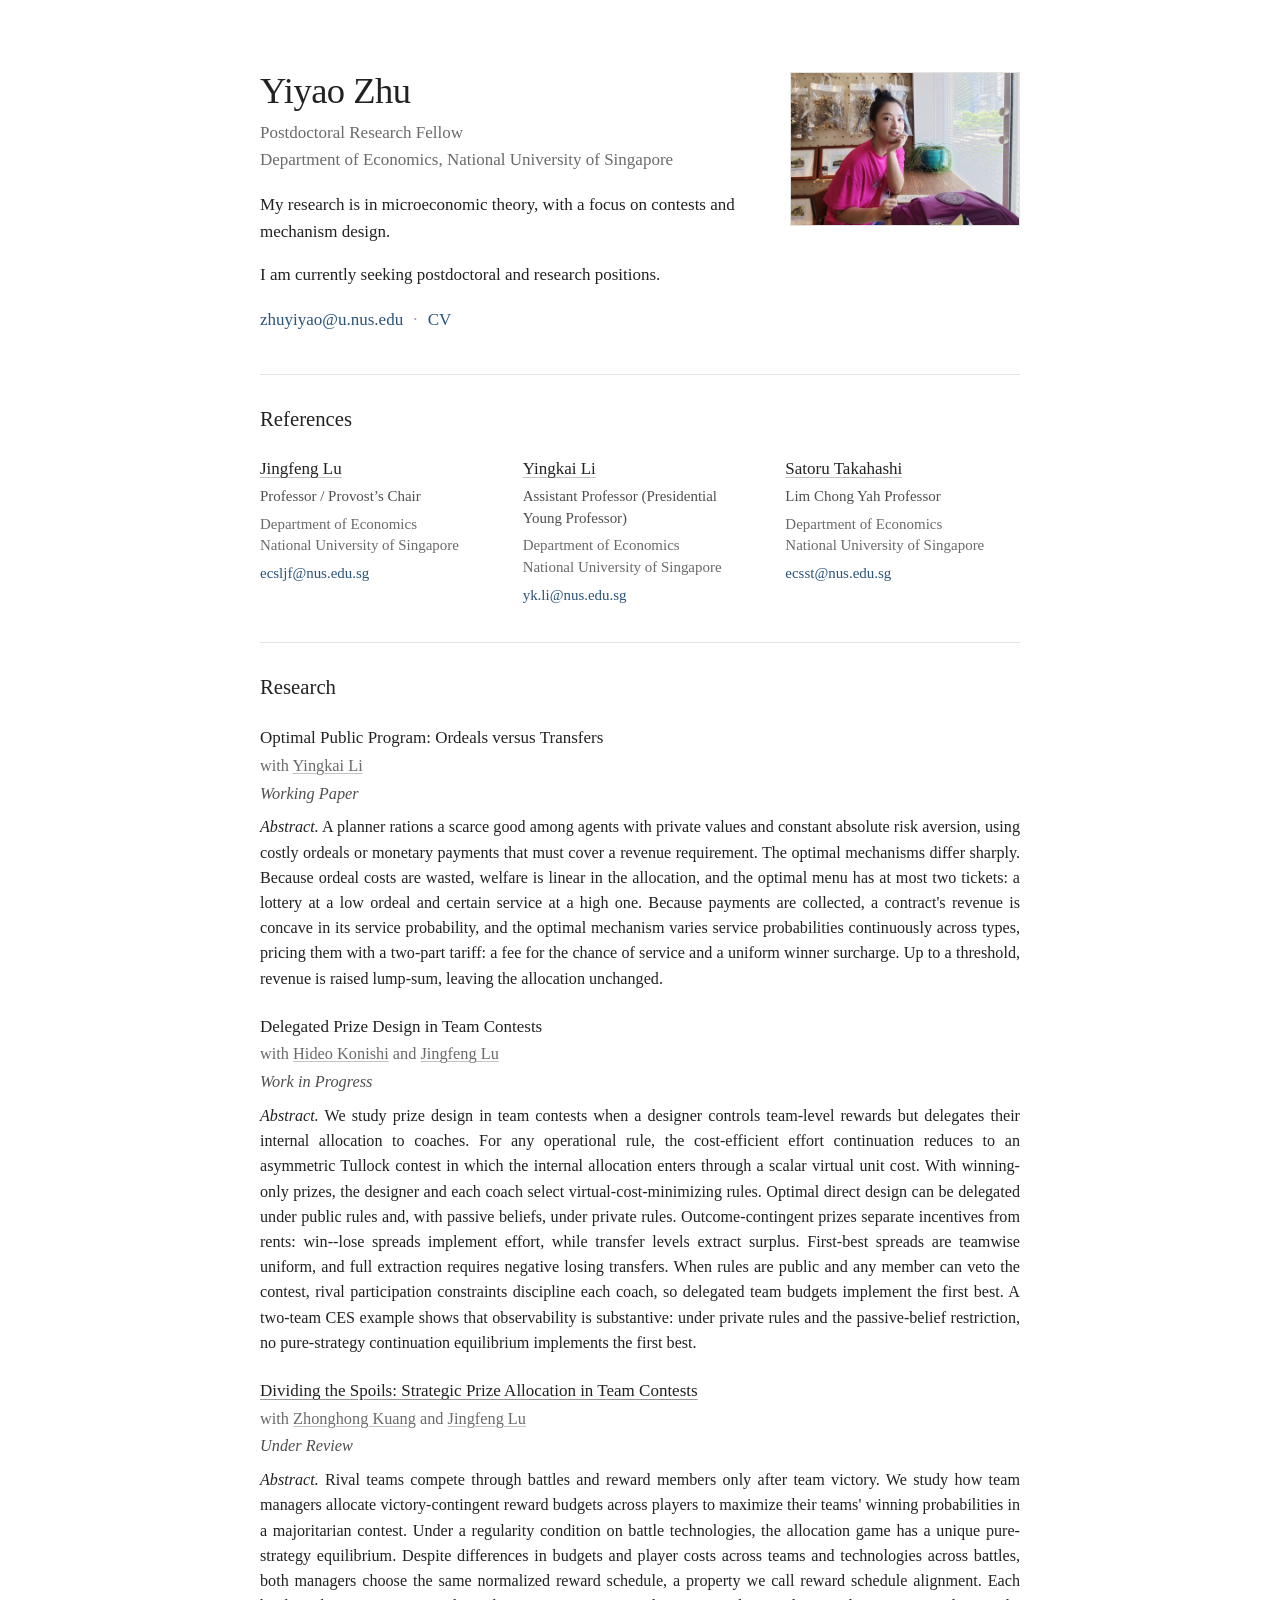
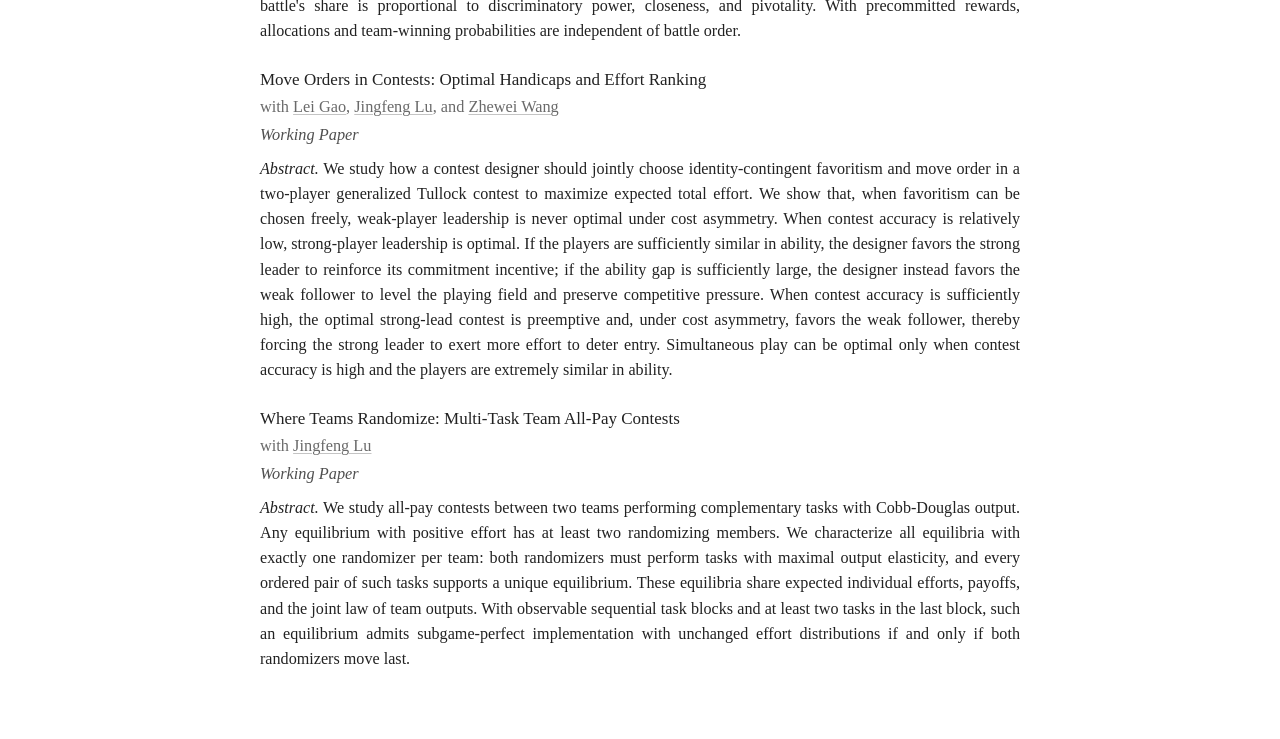
<file: index.html>
<!doctype html>
<html lang="en">
<head>
  <meta charset="utf-8">
  <meta name="viewport" content="width=device-width, initial-scale=1">
  <meta name="robots" content="noindex,nofollow,noarchive">
  <meta name="description" content="Yiyao Zhu — Economics">
  <title>Yiyao Zhu</title>
  <link rel="stylesheet" href="style.css">
</head>

<body>
  <main class="page">

    <header class="header">
      <div class="bio">
        <h1>Yiyao Zhu</h1>

        <p class="position">
          Postdoctoral Research Fellow<br>
          <a class="position-link" href="https://fass.nus.edu.sg/ecs/" target="_blank" rel="noopener">Department of Economics</a>,
          <a class="position-link" href="https://www.nus.edu.sg/" target="_blank" rel="noopener">National University of Singapore</a>
        </p>

        <p>
          My research is in microeconomic theory, with a focus on contests and mechanism design.
        </p>

        <p class="availability">
          I am currently seeking postdoctoral and research positions.
        </p>

        <p class="links">
          <a href="mailto:zhuyiyao@u.nus.edu">zhuyiyao@u.nus.edu</a>
          <span>·</span>
          <a href="Yiyao_Zhu_CV.pdf">CV</a>
        </p>
      </div>

      <div class="photo-side">
        <img class="photo-right" src="photo.jpg" alt="Yiyao Zhu">
      </div>
    </header>

    <section class="references" aria-labelledby="references-heading">
      <h2 id="references-heading">References</h2>

      <div class="reference-grid">
        <article class="reference">
          <h3>
            <a href="https://lujingfeng.weebly.com/" target="_blank" rel="noopener">Jingfeng Lu</a>
          </h3>
          <p class="reference-title">Professor / Provost’s Chair</p>
          <p class="reference-affiliation">
            Department of Economics<br>
            National University of Singapore
          </p>
          <p class="reference-email"><a href="mailto:ecsljf@nus.edu.sg">ecsljf@nus.edu.sg</a></p>
        </article>

        <article class="reference">
          <h3>
            <a href="https://yingkai-li.github.io/" target="_blank" rel="noopener">Yingkai Li</a>
          </h3>
          <p class="reference-title">Assistant Professor (Presidential Young Professor)</p>
          <p class="reference-affiliation">
            Department of Economics<br>
            National University of Singapore
          </p>
          <p class="reference-email"><a href="mailto:yk.li@nus.edu.sg">yk.li@nus.edu.sg</a></p>
        </article>

        <article class="reference">
          <h3>
            <a href="https://discovery.nus.edu.sg/3608-satoru-takahashi" target="_blank" rel="noopener">Satoru Takahashi</a>
          </h3>
          <p class="reference-title">Lim Chong Yah Professor</p>
          <p class="reference-affiliation">
            Department of Economics<br>
            National University of Singapore
          </p>
          <p class="reference-email"><a href="mailto:ecsst@nus.edu.sg">ecsst@nus.edu.sg</a></p>
        </article>
      </div>
    </section>

    <section class="research">
      <h2>Research</h2>

      <article class="paper">
        <h3>Optimal Public Program: Ordeals versus Transfers</h3>
        <p class="coauthors">with <a class="coauthor-link" href="https://yingkai-li.github.io/" target="_blank" rel="noopener">Yingkai Li</a></p>
        <p class="status">Working Paper</p>
        <p class="abstract"><span class="abstract-label">Abstract.</span>
          A planner rations a scarce good among agents with private values and constant absolute risk aversion, using costly ordeals or monetary payments that must cover a revenue requirement. The optimal mechanisms differ sharply. Because ordeal costs are wasted, welfare is linear in the allocation, and the optimal menu has at most two tickets: a lottery at a low ordeal and certain service at a high one. Because payments are collected, a contract's revenue is concave in its service probability, and the optimal mechanism varies service probabilities continuously across types, pricing them with a two-part tariff: a fee for the chance of service and a uniform winner surcharge. Up to a threshold, revenue is raised lump-sum, leaving the allocation unchanged. 
        </p>
      </article>

      <article class="paper">
        <h3>Delegated Prize Design in Team Contests</h3>
        <p class="coauthors">with <a class="coauthor-link" href="https://sites.google.com/a/bc.edu/hideo-konishi/" target="_blank" rel="noopener">Hideo Konishi</a> and <a class="coauthor-link" href="https://lujingfeng.weebly.com/" target="_blank" rel="noopener">Jingfeng Lu</a></p>
        <p class="status">Work in Progress</p>
        <p class="abstract"><span class="abstract-label">Abstract.</span>
          We study prize design in team contests when a designer controls team-level rewards but delegates their internal allocation to coaches. For any operational rule, the cost-efficient effort continuation reduces to an asymmetric Tullock contest in which the internal allocation enters through a scalar virtual unit cost. With winning-only prizes, the designer and each coach select virtual-cost-minimizing rules. Optimal direct design can be delegated under public rules and, with passive beliefs, under private rules. Outcome-contingent prizes separate incentives from rents: win--lose spreads implement effort, while transfer levels extract surplus. First-best spreads are teamwise uniform, and full extraction requires negative losing transfers. When rules are public and any member can veto the contest, rival participation constraints discipline each coach, so delegated team budgets implement the first best. A two-team CES example shows that observability is substantive: under private rules and the passive-belief restriction, no pure-strategy continuation equilibrium implements the first best.
        </p>
      </article>

      <article class="paper">
        <h3>
          <a class="paper-link" href="https://arxiv.org/pdf/2605.25349" target="_blank" rel="noopener">
            Dividing the Spoils: Strategic Prize Allocation in Team Contests
          </a>
        </h3>
        <p class="coauthors">with <a class="coauthor-link" href="https://zhkuang.weebly.com/" target="_blank" rel="noopener">Zhonghong Kuang</a> and <a class="coauthor-link" href="https://lujingfeng.weebly.com/" target="_blank" rel="noopener">Jingfeng Lu</a></p>
        <p class="status">Under Review</p>
        <p class="abstract"><span class="abstract-label">Abstract.</span>
          Rival teams compete through battles and reward members only after team victory.
          We study how team managers allocate victory-contingent reward budgets across players to maximize their teams' winning probabilities in a majoritarian contest.
          Under a regularity condition on battle technologies, the allocation game has a unique pure-strategy equilibrium.
          Despite differences in budgets and player costs across teams and technologies across battles, both managers choose the same normalized reward schedule, a property we call reward schedule alignment.
          Each battle's share is proportional to discriminatory power, closeness, and pivotality.
          With precommitted rewards, allocations and team-winning probabilities are independent of battle order.
        </p>
      </article>

      <article class="paper">
        <h3>Move Orders in Contests: Optimal Handicaps and Effort Ranking</h3>
        <p class="coauthors">with <a class="coauthor-link" href="https://faculty.sdu.edu.cn/gaolei4/en/index.htm" target="_blank" rel="noopener">Lei Gao</a>, <a class="coauthor-link" href="https://lujingfeng.weebly.com/" target="_blank" rel="noopener">Jingfeng Lu</a>, and <a class="coauthor-link" href="https://faculty.sdu.edu.cn/wangzhewei/en/index.htm" target="_blank" rel="noopener">Zhewei Wang</a></p>
        <p class="status">Working Paper</p>
        <p class="abstract"><span class="abstract-label">Abstract.</span>
          We study how a contest designer should jointly choose identity-contingent favoritism and move order in a two-player generalized Tullock contest to maximize expected total effort.
          We show that, when favoritism can be chosen freely, weak-player leadership is never optimal under cost asymmetry.
          When contest accuracy is relatively low, strong-player leadership is optimal.
          If the players are sufficiently similar in ability, the designer favors the strong leader to reinforce its commitment incentive; if the ability gap is sufficiently large, the designer instead favors the weak follower to level the playing field and preserve competitive pressure.
          When contest accuracy is sufficiently high, the optimal strong-lead contest is preemptive and, under cost asymmetry, favors the weak follower, thereby forcing the strong leader to exert more effort to deter entry.
          Simultaneous play can be optimal only when contest accuracy is high and the players are extremely similar in ability.
        </p>
      </article>

      <article class="paper">
        <h3>Where Teams Randomize: Multi-Task Team All-Pay Contests</h3>
        <p class="coauthors">with <a class="coauthor-link" href="https://lujingfeng.weebly.com/" target="_blank" rel="noopener">Jingfeng Lu</a></p>
        <p class="status">Working Paper</p>
        <p class="abstract"><span class="abstract-label">Abstract.</span>
          We study all-pay contests between two teams performing complementary
tasks with Cobb-Douglas output. Any equilibrium with positive effort
has at least two randomizing members. We characterize all equilibria
with exactly one randomizer per team: both randomizers must perform
tasks with maximal output elasticity, and every ordered pair of such
tasks supports a unique equilibrium. These equilibria share expected
individual efforts, payoffs, and the joint law of team outputs. With
observable sequential task blocks and at least two tasks in the last
block, such an equilibrium admits subgame-perfect implementation with
unchanged effort distributions if and only if both randomizers move
last.
      </article>
    </section>

</main>
</body>
</html>
</file>
<file: style.css>
/* Minimal academic site with smaller full photo on the right */

:root {
  --text: #222;
  --muted: #6a6a6a;
  --link: #2b537a;
  --rule: #e4e4e4;
  --max: 760px;
}

* {
  box-sizing: border-box;
}

html {
  font-size: 17px;
}

body {
  margin: 0;
  background: white;
  color: var(--text);
  font-family: Georgia, "Times New Roman", serif;
  line-height: 1.58;
}

.page {
  width: min(calc(100% - 34px), var(--max));
  margin: 0 auto;
  padding: 72px 0 44px;
}

.header {
  display: grid;
  grid-template-columns: minmax(0, 1fr) 230px;
  gap: 38px;
  align-items: start;
  padding-bottom: 28px;
}

h1 {
  margin: 0 0 10px;
  font-size: 2.15rem;
  line-height: 1.05;
  font-weight: 500;
  letter-spacing: -0.015em;
}

.position {
  margin: 0 0 18px;
  color: var(--muted);
}

.position-link {
  color: inherit;
  text-decoration: none;
}

.position-link:hover,
.position-link:focus {
  color: var(--link);
  text-decoration: none;
}

.position-link:focus-visible {
  outline: 1px dotted currentColor;
  outline-offset: 2px;
}

p {
  margin: 0 0 12px;
}

.availability {
  margin-top: 16px;
}

.links {
  margin-top: 18px;
}

.links span {
  margin: 0 0.35em;
  color: #9a9a9a;
}

a {
  color: var(--link);
  text-decoration: none;
}

a:hover,
a:focus {
  text-decoration: underline;
  text-underline-offset: 3px;
}

.photo-side {
  text-align: right;
}

.photo-right {
  display: inline-block;
  width: 230px;
  height: auto;
  border: 1px solid #e3e3df;
  background: #fff;
}

.references,
.research {
  border-top: 1px solid var(--rule);
  padding-top: 28px;
}

.references {
  margin-bottom: 30px;
}

.reference-grid {
  display: grid;
  grid-template-columns: repeat(3, minmax(0, 1fr));
  gap: 28px;
}

.reference h3 {
  margin: 0 0 5px;
  font-size: 1rem;
  line-height: 1.4;
  font-weight: 500;
}

.reference h3 a {
  color: var(--text);
  text-decoration: underline;
  text-decoration-color: #c4c4c4;
  text-decoration-thickness: 1px;
  text-underline-offset: 3px;
}

.reference h3 a:hover,
.reference h3 a:focus {
  text-decoration-color: var(--text);
}

.reference p {
  margin: 0 0 6px;
  font-size: 0.88rem;
  line-height: 1.45;
}

.reference-title {
  color: #4f4f4f;
}

.reference-affiliation {
  color: var(--muted);
}

.reference-email {
  overflow-wrap: anywhere;
}

h2 {
  margin: 0 0 22px;
  font-size: 1.22rem;
  font-weight: 500;
}

.paper {
  margin-bottom: 24px;
}

.paper h3 {
  margin: 0 0 2px;
  font-size: 1rem;
  line-height: 1.45;
  font-weight: 500;
}

.paper h3 a {
  color: var(--text);
}

.coauthors,
.status {
  margin: 2px 0;
  font-size: 0.96rem;
}

.coauthors {
  color: var(--muted);
}

.status {
  color: #4f4f4f;
  font-style: italic;
}

@media (max-width: 620px) {
  .page {
    padding-top: 40px;
  }

  .header {
    grid-template-columns: 1fr;
    gap: 20px;
  }

  .photo-side {
    text-align: left;
  }

  .photo-right {
    width: 210px;
  }

  .reference-grid {
    grid-template-columns: 1fr;
    gap: 20px;
  }

  h1 {
    font-size: 1.9rem;
  }
}


.abstract {
  margin-top: 8px;
  color: var(--text);
  font-size: 0.95rem;
  line-height: 1.56;
  text-align: justify;
}

.abstract-label {
  font-style: italic;
}


.paper h3 .paper-link {
  color: var(--text);
  text-decoration: underline;
  text-decoration-color: #9a9a9a;
  text-decoration-thickness: 1px;
  text-underline-offset: 3px;
}

.paper h3 .paper-link:hover,
.paper h3 .paper-link:focus {
  color: var(--text);
  text-decoration-color: var(--text);
  text-decoration-thickness: 1.5px;
}




.coauthor-link {
  color: inherit;
  text-decoration: underline;
  text-decoration-color: #c4c4c4;
  text-decoration-thickness: 1px;
  text-underline-offset: 2px;
}

.coauthor-link:hover,
.coauthor-link:focus {
  color: var(--link);
  text-decoration-color: currentColor;
}
</file>
